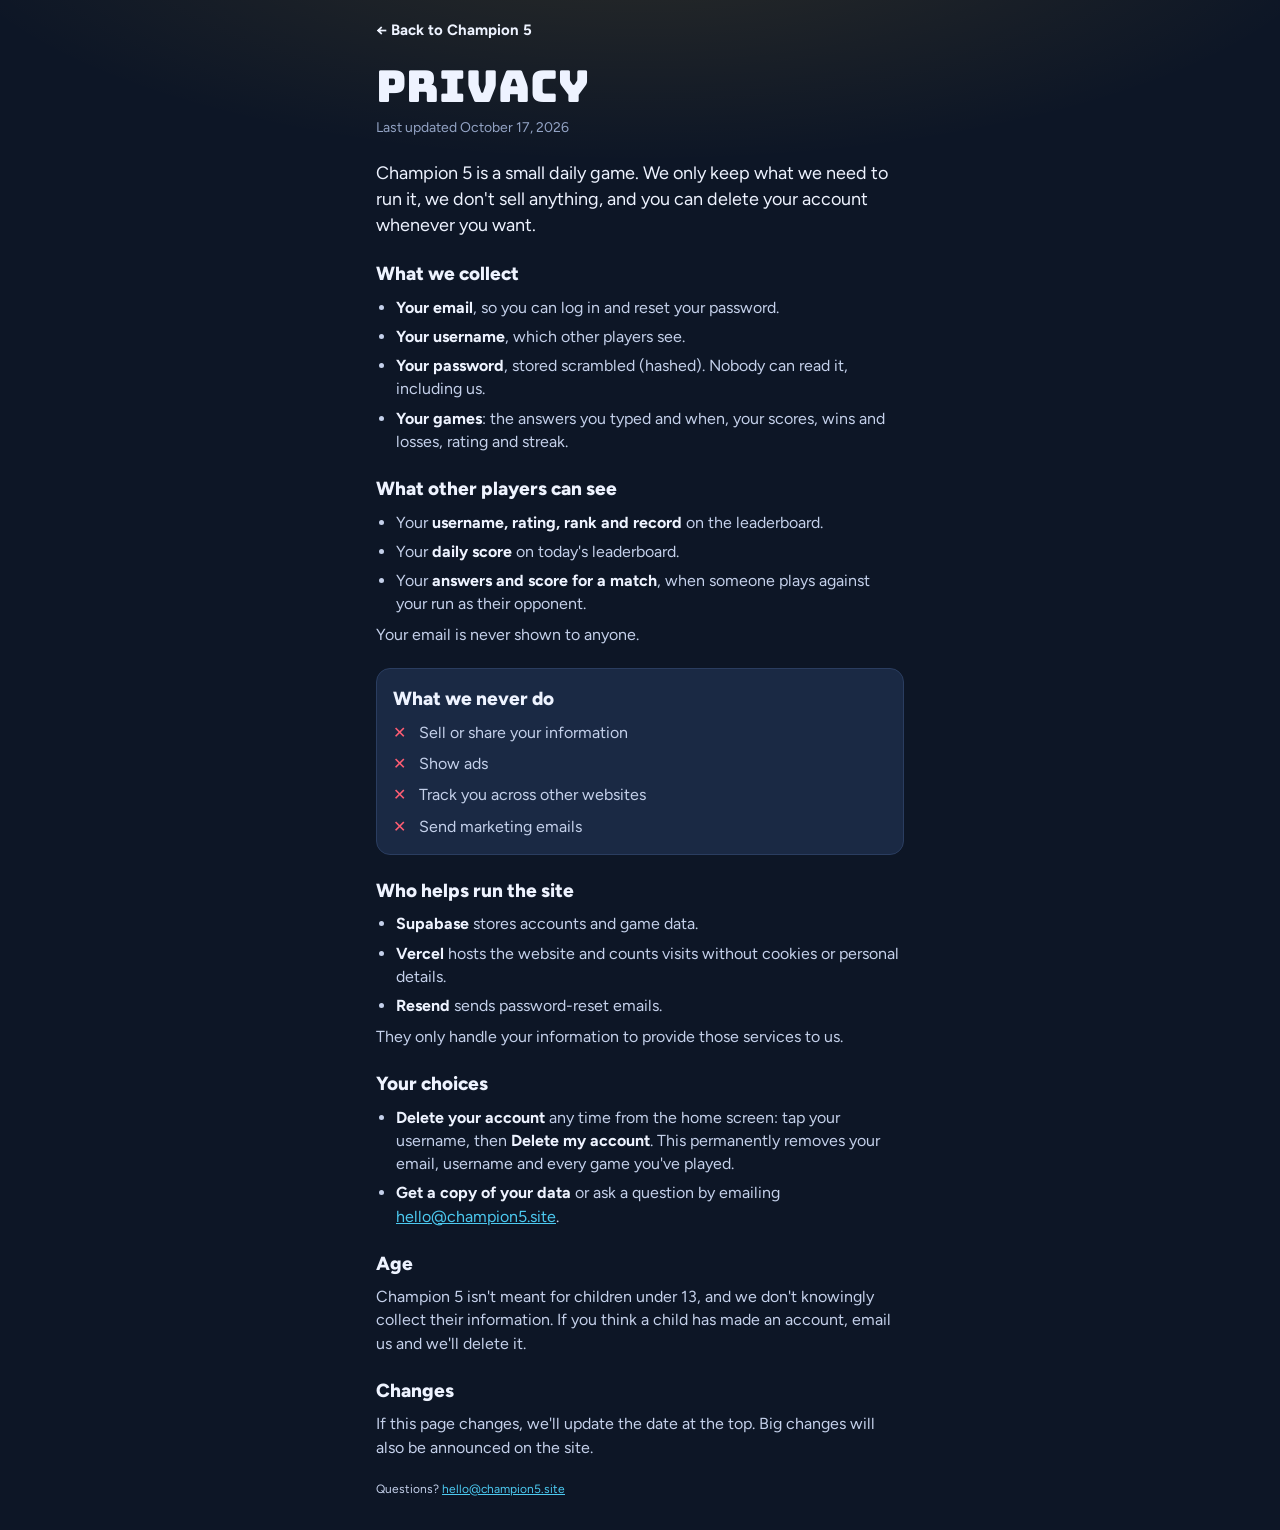
<file: privacy.html>
<!doctype html>
<html lang="en">
<head>
<meta charset="utf-8">
<meta name="viewport" content="width=device-width,initial-scale=1,viewport-fit=cover">
<title>Privacy · Champion 5</title>
<meta name="description" content="What Champion 5 collects, who can see it, and how to delete your account.">
<meta name="theme-color" content="#0d1626">
<link rel="icon" href="data:image/svg+xml,%3Csvg xmlns='http://www.w3.org/2000/svg' viewBox='0 0 64 64'%3E%3Crect width='64' height='64' rx='14' fill='%230d1626'/%3E%3Ctext x='32' y='48' font-family='Arial Black,Impact,sans-serif' font-size='44' text-anchor='middle' fill='%23ffc93c'%3E5%3C/text%3E%3C/svg%3E">
<link rel="preconnect" href="https://fonts.googleapis.com">
<link rel="stylesheet" href="https://fonts.googleapis.com/css2?family=Bungee&family=Figtree:wght@400;500;700;800&family=JetBrains+Mono:wght@500;700&display=swap">
<link rel="stylesheet" href="styles.css">
<style>
.doc{display:flex;flex-direction:column;gap:22px}
.doc .back{color:var(--fg);font-weight:700;text-decoration:none;font-size:15px}
.doc h1{font-family:var(--display);font-weight:400;font-size:clamp(30px,9vw,44px);line-height:1}
.doc .updated{color:var(--muted);font-size:14px;margin:-12px 0 0}
.doc .lede{font-size:18px;color:var(--fg);margin:0;max-width:60ch}
.doc section{display:flex;flex-direction:column;gap:8px}
.doc h2{font-size:19px;font-weight:800}
.doc p,.doc li{color:#c4d0ea;margin:0;max-width:62ch}
.doc ul{margin:0;padding-left:20px;display:grid;gap:6px}
.doc b{color:var(--fg)}
.doc a{color:var(--you)}
.doc .card{background:var(--panel);border:1px solid var(--line);border-radius:14px;padding:16px;display:flex;flex-direction:column;gap:8px}
.doc .never{display:grid;gap:8px;list-style:none;padding:0}
.doc .never li{padding-left:26px;position:relative}
.doc .never li::before{content:"✕";position:absolute;left:0;color:var(--bad);font-weight:800}
.doc .foot{text-align:left}
</style>
</head>
<body>
<main class="wrap">
<article class="doc">
  <a class="back" href="/">← Back to Champion 5</a>
  <h1>Privacy</h1>
  <p class="updated">Last updated October 17, 2026</p>
  <p class="lede">Champion 5 is a small daily game. We only keep what we need to run it, we don't sell anything, and you can delete your account whenever you want.</p>

  <section>
    <h2>What we collect</h2>
    <ul>
      <li><b>Your email</b>, so you can log in and reset your password.</li>
      <li><b>Your username</b>, which other players see.</li>
      <li><b>Your password</b>, stored scrambled (hashed). Nobody can read it, including us.</li>
      <li><b>Your games</b>: the answers you typed and when, your scores, wins and losses, rating and streak.</li>
    </ul>
  </section>

  <section>
    <h2>What other players can see</h2>
    <ul>
      <li>Your <b>username, rating, rank and record</b> on the leaderboard.</li>
      <li>Your <b>daily score</b> on today's leaderboard.</li>
      <li>Your <b>answers and score for a match</b>, when someone plays against your run as their opponent.</li>
    </ul>
    <p>Your email is never shown to anyone.</p>
  </section>

  <section class="card">
    <h2>What we never do</h2>
    <ul class="never">
      <li>Sell or share your information</li>
      <li>Show ads</li>
      <li>Track you across other websites</li>
      <li>Send marketing emails</li>
    </ul>
  </section>

  <section>
    <h2>Who helps run the site</h2>
    <ul>
      <li><b>Supabase</b> stores accounts and game data.</li>
      <li><b>Vercel</b> hosts the website and counts visits without cookies or personal details.</li>
      <li><b>Resend</b> sends password-reset emails.</li>
    </ul>
    <p>They only handle your information to provide those services to us.</p>
  </section>

  <section>
    <h2>Your choices</h2>
    <ul>
      <li><b>Delete your account</b> any time from the home screen: tap your username, then <b>Delete my account</b>. This permanently removes your email, username and every game you've played.</li>
      <li><b>Get a copy of your data</b> or ask a question by emailing <a href="mailto:hello@champion5.site">hello@champion5.site</a>.</li>
    </ul>
  </section>

  <section>
    <h2>Age</h2>
    <p>Champion 5 isn't meant for children under 13, and we don't knowingly collect their information. If you think a child has made an account, email us and we'll delete it.</p>
  </section>

  <section>
    <h2>Changes</h2>
    <p>If this page changes, we'll update the date at the top. Big changes will also be announced on the site.</p>
  </section>

  <p class="foot">Questions? <a href="mailto:hello@champion5.site">hello@champion5.site</a></p>
</article>
</main>
</body>
</html>
</file>
<file: styles.css>
[hidden]{display:none!important}
html,body{margin:0}
img{max-width:100%}
/* Layout: one-screen arena. A stadium scoreboard: you (sky) vs ghost (coral) under bulb-yellow lights. */
:root{
  --bg:#0d1626; --bg2:#14213a; --panel:#1a2944; --line:#2a3d60;
  --fg:#eef3ff; --muted:#93a3c4;
  --bulb:#ffc93c; --you:#4cc9f0; --opp:#ff6b5b; --good:#3ddc84; --bad:#ff5d73;
  --display:"Bungee","Arial Black",Impact,sans-serif;
  --body:"Figtree",system-ui,-apple-system,"Segoe UI",sans-serif;
  --mono:"JetBrains Mono",ui-monospace,Menlo,Consolas,monospace;
  color-scheme:dark;
}
html,body{height:100%}
body{background:var(--bg);color:var(--fg);font-family:var(--body);font-size:16px;line-height:1.45;
  background-image:radial-gradient(ellipse 80% 40% at 50% -10%, rgba(255,201,60,.13), transparent 70%);
  background-attachment:fixed}
*{box-sizing:border-box}
button{font:inherit;cursor:pointer}
button:focus-visible,input:focus-visible,a:focus-visible{outline:3px solid var(--bulb);outline-offset:2px}
.wrap{max-width:560px;margin:0 auto;min-height:100%;display:flex;flex-direction:column;gap:20px;
  padding-left:max(16px,env(safe-area-inset-left,0px));padding-right:max(16px,env(safe-area-inset-right,0px));padding-block:20px 32px}
.screen{display:flex;flex-direction:column;gap:18px}
.num{font-family:var(--mono);font-variant-numeric:tabular-nums}
.label{font-size:12px;letter-spacing:.12em;text-transform:uppercase;color:var(--muted);font-weight:700}
h1,h2,h3{margin:0;text-wrap:balance}

/* Logo */
.logo{font-family:var(--display);font-size:clamp(32px,9.5vw,58px);line-height:.9;letter-spacing:.01em;display:flex;align-items:baseline;gap:10px}
.logo .five{color:var(--bulb);font-size:1.25em;text-shadow:0 0 24px rgba(255,201,60,.45)}
.tag{color:var(--muted);margin:0;max-width:40ch}

/* Rank card */
.rank{background:var(--panel);border:1px solid var(--line);border-radius:14px;padding:18px;display:grid;grid-template-columns:auto 1fr;gap:4px 16px;align-items:center}
.badge{grid-row:span 3;width:64px;height:64px;border-radius:50%;display:grid;place-items:center;font-family:var(--display);font-size:22px;color:#0d1626;background:var(--tier,#c88a52);box-shadow:inset 0 -6px 0 rgba(0,0,0,.18),0 0 0 4px rgba(255,255,255,.06)}
.tiername{font-family:var(--display);font-size:22px}
.rating{color:var(--muted);font-size:14px}
/* Rank ladder: whole-scale track on top, current division close-up below */
.ladder{background:var(--panel);border:1px solid var(--line);border-radius:14px;padding:16px;display:flex;flex-direction:column;gap:14px}
.lad-head{display:flex;justify-content:space-between;align-items:baseline;gap:8px;flex-wrap:wrap}
.lad-head b{font-family:var(--display);font-size:15px;font-weight:400}
.lad-head small{color:var(--muted);font-size:12px}
.lad-scale{position:relative;padding-top:22px}
.lad-track{display:flex;height:12px;border-radius:99px;overflow:hidden;gap:2px}
.lad-track span{position:relative;height:100%;opacity:.35}
.lad-track span.on{opacity:1}
.lad-track span i{position:absolute;top:0;bottom:0;width:2px;background:var(--panel);opacity:.9}
.lad-labels{display:flex;gap:2px;margin-top:6px}
.lad-labels span{font-size:10px;font-weight:700;letter-spacing:.06em;text-transform:uppercase;color:var(--muted);text-align:center;overflow:hidden;white-space:nowrap}
.lad-labels span.on{color:var(--fg)}
.lad-me{position:absolute;top:0;transform:translateX(-50%);display:flex;flex-direction:column;align-items:center;gap:1px;transition:left 1s cubic-bezier(.3,1.3,.5,1)}
.lad-me em{font-style:normal;font-size:10px;font-weight:800;letter-spacing:.06em;text-transform:uppercase;color:var(--fg);background:var(--bg);border:1px solid var(--line);border-radius:6px;padding:1px 6px;white-space:nowrap}
.lad-me::after{content:"";width:0;height:0;border-left:6px solid transparent;border-right:6px solid transparent;border-top:7px solid var(--fg)}
.lad-ghost{position:absolute;top:22px;width:3px;height:12px;background:var(--fg);opacity:.4;transform:translateX(-50%);border-radius:2px}
.div-bar{position:relative;height:16px;background:var(--bg2);border-radius:99px;overflow:hidden}
.div-bar i{position:absolute;left:0;top:0;bottom:0;border-radius:99px;transition:width 1s ease}
.div-bar b{position:absolute;top:0;bottom:0;width:2px;background:var(--fg);opacity:.5}
.div-ends{display:grid;grid-template-columns:1fr 1fr;gap:12px}
.div-end{display:flex;flex-direction:column;gap:2px;min-width:0}
.div-end.r{text-align:right}
.div-end .label{font-size:10px}
.div-end strong{font-size:15px}
.div-end small{font-size:13px;color:var(--muted)}
.div-end .warn{color:var(--bad);font-weight:700}
.div-end .near{color:var(--good);font-weight:700}
.stats{display:grid;grid-template-columns:repeat(4,1fr);gap:8px}
.stat{background:var(--bg2);border-radius:10px;padding:10px 8px;text-align:center}
.stat b{display:block;font-family:var(--mono);font-size:20px}
.stat span{font-size:11px;color:var(--muted);text-transform:uppercase;letter-spacing:.08em}

.btn{border:0;border-radius:12px;padding:16px 18px;font-weight:800;font-size:17px;display:flex;justify-content:space-between;align-items:center;gap:12px;text-align:left;transition:transform .12s}
.btn:active{transform:scale(.98)}
.btn small{display:block;font-weight:500;font-size:13px;opacity:.75}
.btn-main{background:var(--bulb);color:#1b1400;box-shadow:0 6px 0 #b38714}
.btn-alt{background:var(--panel);color:var(--fg);border:1px solid var(--line)}
.btn[disabled]{opacity:.5;cursor:default}
.btn .arrow{font-family:var(--display);font-size:22px}
.rules{display:grid;gap:8px;margin:0;padding:0;list-style:none;color:var(--muted);font-size:14px}
.rules b{color:var(--fg)}

/* Queue */
.center{flex:1;display:flex;flex-direction:column;align-items:center;justify-content:center;gap:22px;text-align:center;min-height:60vh}
.radar{width:120px;height:120px;border-radius:50%;border:2px solid var(--line);position:relative}
.radar::before,.radar::after{content:"";position:absolute;inset:-2px;border-radius:50%;border:2px solid var(--bulb);animation:ping 1.6s ease-out infinite}
.radar::after{animation-delay:.8s}
@keyframes ping{from{transform:scale(.4);opacity:1}to{transform:scale(1.5);opacity:0}}
.vs{display:grid;grid-template-columns:1fr auto 1fr;gap:12px;align-items:center;width:100%}
.player{background:var(--panel);border-radius:14px;padding:16px 10px;border-top:4px solid var(--c);min-width:0}
.player .nm{font-weight:800;overflow-wrap:anywhere}
.player .rt{font-size:13px;color:var(--muted)}
.vstext{font-family:var(--display);font-size:28px;color:var(--bulb)}
.ghostnote{font-size:13px;color:var(--muted)}

/* Intro flash */
.flash{font-family:var(--display);font-size:clamp(34px,10vw,58px);line-height:1;color:var(--bulb);animation:slam .5s cubic-bezier(.2,1.6,.4,1) both;text-shadow:0 0 30px rgba(255,201,60,.4)}
@keyframes slam{from{transform:scale(2.6);opacity:0}to{transform:scale(1);opacity:1}}
.count{font-family:var(--display);font-size:64px;color:var(--fg)}
.count.pop{animation:pop .6s ease both}
@keyframes pop{from{transform:scale(1.6);opacity:.2}to{transform:scale(1);opacity:1}}

/* Round */
.hud{display:grid;grid-template-columns:1fr auto 1fr;align-items:center;gap:10px}
.side{display:flex;flex-direction:column;gap:2px;min-width:0}
.side.r{text-align:right}
.side .who{font-size:12px;font-weight:700;text-transform:uppercase;letter-spacing:.1em;overflow:hidden;text-overflow:ellipsis;white-space:nowrap}
.side .sc{font-family:var(--display);font-size:46px;line-height:1}
.you .who,.you .sc{color:var(--you)} .opp .who,.opp .sc{color:var(--opp)}
.sc.bump{animation:bump .3s ease}
@keyframes bump{50%{transform:scale(1.25)}}
.clock{font-family:var(--mono);font-size:30px;font-weight:700;text-align:center;min-width:3ch}
.clock.low{color:var(--bad);animation:blink .5s steps(2) infinite}
@keyframes blink{50%{opacity:.4}}
.timer{height:10px;background:var(--bg2);border-radius:99px;overflow:hidden}
.timer>i{display:block;height:100%;background:linear-gradient(90deg,var(--bulb),#ffe08a);transform-origin:left;border-radius:99px}
.cathead{text-align:center}
.cathead .label{display:block}
.cathead h2{font-family:var(--display);font-size:clamp(24px,7vw,34px);color:var(--bulb)}
.entry{position:relative}
.entry input{width:100%;font:inherit;font-size:22px;font-weight:700;padding:16px 18px;border-radius:12px;border:2px solid var(--line);background:var(--bg2);color:var(--fg)}
.entry input:focus{border-color:var(--you);outline:none;box-shadow:0 0 0 4px rgba(76,201,240,.2)}
.entry.shake input{animation:shake .35s;border-color:var(--bad)}
.entry.ok input{border-color:var(--good)}
@keyframes shake{20%,60%{transform:translateX(-8px)}40%,80%{transform:translateX(8px)}}
.fb{min-height:22px;font-weight:700;font-size:15px;text-align:center}
.fb.good{color:var(--good)} .fb.bad{color:var(--bad)} .fb.dupe{color:var(--bulb)}
.chips{display:flex;flex-wrap:wrap;gap:8px;min-height:40px;align-content:flex-start}
.chip{background:rgba(76,201,240,.14);color:var(--you);border:1px solid rgba(76,201,240,.35);border-radius:99px;padding:5px 12px;font-weight:700;font-size:14px;animation:chipin .3s cubic-bezier(.2,1.5,.4,1)}
.chip.o{background:rgba(255,107,91,.12);color:var(--opp);border-color:rgba(255,107,91,.35)}
.chip.m{background:transparent;color:var(--muted);border-color:var(--line);border-style:dashed;animation:none}
@keyframes chipin{from{transform:scale(.4);opacity:0}}
.combo{position:fixed;left:50%;top:38%;transform:translate(-50%,-50%);font-family:var(--display);font-size:clamp(30px,9vw,48px);color:var(--bulb);pointer-events:none;text-shadow:0 0 20px rgba(255,140,0,.8);animation:combo 1s ease-out forwards;z-index:20;white-space:nowrap}
@keyframes combo{0%{transform:translate(-50%,-30%) scale(.5);opacity:0}20%{transform:translate(-50%,-50%) scale(1.15);opacity:1}100%{transform:translate(-50%,-120%) scale(1);opacity:0}}
.skip{background:none;border:0;color:var(--muted);font-size:13px;text-decoration:underline;align-self:center}

/* Results */
.banner{font-family:var(--display);font-size:clamp(30px,9vw,46px);text-align:center;line-height:1.05}
.banner.w{color:var(--good)} .banner.l{color:var(--opp)} .banner.t{color:var(--bulb)}
.banner.big{animation:slam .6s cubic-bezier(.2,1.6,.4,1) both}
.sub{text-align:center;color:var(--muted);margin:-8px 0 0}
.board{background:var(--panel);border:1px solid var(--line);border-radius:14px;overflow:hidden}
.board table{width:100%;border-collapse:collapse;font-size:15px}
.board th,.board td{padding:10px 12px;text-align:left;border-bottom:1px solid var(--line)}
.board th{font-size:11px;letter-spacing:.1em;text-transform:uppercase;color:var(--muted);font-weight:700}
.board td.n,.board th.n{text-align:right;font-family:var(--mono);font-variant-numeric:tabular-nums;width:3.5ch}
.board tr.cur td{background:rgba(255,201,60,.07)}
.board tr.tot td{font-weight:800;border-bottom:0;font-size:17px}
.board td.y{color:var(--you)} .board td.o{color:var(--opp)}
.board .pending td{color:var(--muted);opacity:.6}
.lead{text-align:center;font-weight:800;font-size:18px}
.lead .y{color:var(--you)} .lead .o{color:var(--opp)}
.answers{display:grid;gap:14px}
.answers .label{margin-bottom:6px;display:block}

.delta{display:flex;flex-direction:column;align-items:center;gap:6px;background:var(--panel);border:1px solid var(--line);border-radius:14px;padding:18px}
.delta .chg{font-family:var(--display);font-size:42px}
.delta .chg.up{color:var(--good)} .delta .chg.dn{color:var(--bad)}
.delta .why{font-size:13px;color:var(--muted);text-align:center;max-width:38ch}
.sharebox{background:var(--bg2);border:1px solid var(--line);border-radius:12px;padding:14px;font-family:var(--mono);font-size:13px;white-space:pre-wrap;margin:0;overflow-wrap:anywhere;user-select:all}
.row{display:flex;gap:10px;flex-wrap:wrap}
.row>*{flex:1 1 160px}
.toast{position:fixed;left:50%;bottom:calc(24px + env(safe-area-inset-bottom,0px));transform:translateX(-50%);background:var(--fg);color:var(--bg);padding:10px 18px;border-radius:99px;font-weight:700;z-index:30}
canvas#fx{position:fixed;inset:0;width:100%;height:100%;pointer-events:none;z-index:15}
.foot{font-size:12px;color:var(--muted);text-align:center}
.done{background:var(--panel);border:1px solid var(--line);border-radius:14px;padding:16px;display:flex;flex-direction:column;gap:12px}
.done-head{display:flex;justify-content:space-between;align-items:baseline;gap:10px;flex-wrap:wrap}
.done-head .next{font-size:14px;color:var(--muted)}
.done-head .next b{color:var(--bulb);font-size:16px}
.done-res{font-family:var(--display);font-size:26px;line-height:1.1}
.done-res.w{color:var(--good)} .done-res.l{color:var(--opp)} .done-res.t{color:var(--bulb)}
.pct{text-align:center;font-weight:800;font-size:17px;background:rgba(255,201,60,.1);border:1px solid rgba(255,201,60,.35);color:var(--bulb);border-radius:12px;padding:12px}
.pct small{display:block;font-weight:500;font-size:13px;color:var(--muted)}
.chip .p{font-family:var(--mono);font-size:12px;opacity:.75;margin-left:6px;font-weight:500}
.chip.rare{background:rgba(255,201,60,.16);color:var(--bulb);border-color:rgba(255,201,60,.5)}
.statnote{margin:0;font-size:13px;color:var(--muted)}
.statnote:empty{display:none}
.st-top{display:flex;justify-content:space-between;align-items:center}
.st-top .skip{text-decoration:none;font-size:15px;font-weight:700;color:var(--fg);padding:0}
.daynav{display:grid;grid-template-columns:44px 1fr 44px;align-items:center;text-align:center;gap:8px}
.daynav button{height:44px;border-radius:10px;border:1px solid var(--line);background:var(--panel);color:var(--fg);font-family:var(--display);font-size:22px}
.daynav button[disabled]{opacity:.35;cursor:default}
.dayname{font-family:var(--display);font-size:22px}
#stBody{display:flex;flex-direction:column;gap:18px}
.block .label{display:block;margin-bottom:8px}
.hist{display:grid;gap:6px}
.hrow{display:grid;grid-template-columns:5.5ch 1fr 3ch;gap:10px;align-items:center;font-size:13px}
.hrow .rg{font-family:var(--mono);color:var(--muted)}
.hrow .tr{height:14px;background:var(--bg2);border-radius:4px;overflow:hidden}
.hrow .tr i{display:block;height:100%;background:var(--you);border-radius:4px}
.hrow .ct{font-family:var(--mono);text-align:right}
.board.scroll{overflow-x:auto}
.board td.dim{color:var(--muted);font-family:var(--mono);font-size:13px;white-space:nowrap}
.catblock .catname{font-weight:800;margin-bottom:6px}
.ghostrec{background:var(--bg2);border:1px solid var(--line);border-radius:12px;padding:12px 14px;display:flex;flex-direction:column;gap:8px}
.ghostrec .gr-head{font-weight:800}
.ghostrec .gr-head span{color:var(--muted);font-weight:500}
.ghostrec .gr-sub{font-size:13px;color:var(--muted)}
.gr-row{display:flex;justify-content:space-between;gap:10px;font-size:14px}
.gr-row .nm{min-width:0;overflow:hidden;text-overflow:ellipsis;white-space:nowrap}
.gr-row .rs{font-family:var(--mono);white-space:nowrap}
.gr-row .rs.w{color:var(--good)} .gr-row .rs.l{color:var(--opp)} .gr-row .rs.t{color:var(--bulb)}
.nextline{text-align:center;color:var(--muted);font-size:14px;margin:0}
.nextline b{color:var(--bulb)}

@media (prefers-reduced-motion:reduce){
  *,*::before,*::after{animation-duration:.01ms!important;animation-iteration-count:1!important;transition:none!important}
}

/* ---------- Website additions ---------- */
.homehead{display:flex;justify-content:space-between;align-items:flex-start;gap:12px;flex-wrap:wrap}
.whoami{display:flex;flex-direction:column;align-items:flex-end;gap:2px;font-weight:800;min-width:0}
.whoami span{overflow-wrap:anywhere}
.whoami .skip{align-self:flex-end;padding:0}
.tabs{display:grid;grid-template-columns:1fr 1fr;background:var(--bg2);border:1px solid var(--line);border-radius:12px;padding:4px;gap:4px}
.tabs button{border:0;border-radius:9px;padding:10px;background:transparent;color:var(--muted);font-weight:800}
.tabs button[aria-selected="true"]{background:var(--panel);color:var(--fg)}
.authform{display:flex;flex-direction:column;gap:14px}
.field{display:flex;flex-direction:column;gap:6px}
.field label{font-weight:700;font-size:14px}
.field input{font:inherit;font-size:17px;padding:13px 14px;border-radius:10px;border:2px solid var(--line);background:var(--bg2);color:var(--fg);width:100%}
.field input:focus{border-color:var(--you);outline:none}
.field small{font-size:13px;color:var(--muted)}
.field small.ok{color:var(--good)} .field small.bad{color:var(--bad)}
.formerr{color:var(--bad);font-weight:700;margin:0;min-height:0;text-align:center}
.formerr:empty{display:none}
.formerr.info{color:var(--good)}
.qsearch,.qfound{display:flex;flex-direction:column;align-items:center;gap:16px;width:100%}
.qtitle{font-family:var(--display);font-size:24px}
.qsearch .tag{margin-top:6px}
.drop{color:var(--muted);font-size:13px}
.homehead .whoami{flex-direction:row;align-items:baseline;gap:10px}
@media (max-width:420px){.lad-labels span{letter-spacing:0;font-size:9px}}

/* ---------- Leaderboard ---------- */
.lbtitle,.formtitle{font-family:var(--display);font-size:clamp(26px,8vw,36px);font-weight:400;line-height:1.05}
.formtitle{font-size:clamp(22px,6.5vw,28px);margin-bottom:6px}
.lbme{background:rgba(76,201,240,.1);border:1px solid rgba(76,201,240,.4);border-radius:12px;padding:12px 14px;display:flex;justify-content:space-between;align-items:baseline;gap:10px;flex-wrap:wrap;font-weight:700}
.lbme:empty{display:none}
.lbme small{color:var(--muted);font-weight:500;font-size:13px}
.lblist{list-style:none;margin:0;padding:0;background:var(--panel);border:1px solid var(--line);border-radius:14px;overflow:hidden}
.lbrow{display:grid;grid-template-columns:3ch minmax(0,1fr) auto auto;gap:10px;align-items:center;padding:11px 14px;border-bottom:1px solid var(--line)}
.lbrow:last-child{border-bottom:0}
.lbrow.me{background:rgba(76,201,240,.1)}
.lbrow .rk{font-family:var(--mono);color:var(--muted);font-variant-numeric:tabular-nums;text-align:right}
.lbrow.p1 .rk{color:#ffc93c}.lbrow.p2 .rk{color:#c3cddc}.lbrow.p3 .rk{color:#c88a52}
.lbrow .who{display:flex;flex-direction:column;min-width:0}
.lbrow .who b{overflow:hidden;text-overflow:ellipsis;white-space:nowrap}
.lbrow .who small{font-size:12px;color:var(--muted);display:flex;align-items:center;gap:6px}
.lbrow .dot{width:9px;height:9px;border-radius:50%;flex:none}
.lbrow .sc{font-family:var(--mono);font-weight:700;font-variant-numeric:tabular-nums;text-align:right}
.lbrow .rec{font-family:var(--mono);font-size:12px;color:var(--muted);text-align:right;min-width:5ch}
.lbrow .rec.w{color:var(--good)} .lbrow .rec.l{color:var(--opp)} .lbrow .rec.t{color:var(--bulb)}
.authform .skip{padding:4px}

/* ---------- How to play ---------- */
.ht-top{display:flex;justify-content:space-between;align-items:center}
.ht-top .skip{padding:0;font-size:14px}
.skip.inline{display:inline;padding:0;font-size:12px;align-self:auto}
.ht-track{display:grid;grid-auto-flow:column;grid-auto-columns:100%;overflow-x:auto;scroll-snap-type:x mandatory;scrollbar-width:none;gap:0}
.ht-track::-webkit-scrollbar{display:none}
.ht-card{scroll-snap-align:start;display:flex;flex-direction:column;gap:14px;padding:2px}
.ht-card h2{font-family:var(--display);font-weight:400;font-size:clamp(26px,8vw,36px);line-height:1.05}
.ht-card p{margin:0;color:var(--muted);font-size:17px;max-width:34ch}
.ht-art{background:var(--panel);border:1px solid var(--line);border-radius:16px;padding:22px 18px;min-height:210px;display:flex;flex-direction:column;align-items:center;justify-content:center;gap:12px;text-align:center;overflow:hidden}
.ht-flash{font-family:var(--display);font-size:clamp(28px,8.5vw,40px);color:var(--bulb);line-height:1;text-shadow:0 0 26px rgba(255,201,60,.4)}
.ht-timer{width:85%;height:10px;background:var(--bg2);border-radius:99px;overflow:hidden}
.ht-timer i{display:block;height:100%;width:100%;background:linear-gradient(90deg,var(--bulb),#ffe08a);border-radius:99px;transform-origin:left;animation:htdrain 4s linear infinite}
@keyframes htdrain{from{transform:scaleX(1)}to{transform:scaleX(0)}}
.ht-clock{font-size:26px;font-weight:700}
.ht-input{width:100%;text-align:left;font-size:20px;font-weight:700;padding:12px 14px;border-radius:10px;border:2px solid var(--good);background:var(--bg2)}
.ht-caret{display:inline-block;width:2px;height:1.1em;background:var(--fg);vertical-align:-3px;margin-left:2px;animation:blink 1s steps(2) infinite}
.ht-fb{color:var(--good);font-weight:800}
.ht-chips{justify-content:center;min-height:0}
.ht-hud{display:grid;grid-template-columns:1fr auto 1fr;align-items:center;gap:10px;width:100%}
.ht-hud .side{display:flex;flex-direction:column;align-items:flex-start}
.ht-hud .side.r{align-items:flex-end}
.ht-hud .who{font-size:12px;font-weight:700;text-transform:uppercase;letter-spacing:.1em}
.ht-hud .sc{font-family:var(--display);font-size:56px;line-height:1}
.ht-hud .you .who,.ht-hud .you .sc{color:var(--you)} .ht-hud .opp .who,.ht-hud .opp .sc{color:var(--opp)}
.ht-delta{font-weight:800;color:var(--muted)} .ht-delta .up{font-family:var(--display);font-weight:400;color:var(--good);font-size:26px;margin-right:4px}
.ht-tiers{display:flex;flex-wrap:wrap;justify-content:center;gap:8px}
.ht-tier{display:flex;flex-direction:column;align-items:center;gap:5px;font-size:10px;font-weight:800;letter-spacing:.06em;text-transform:uppercase;color:var(--muted)}
.ht-tier i{width:34px;height:34px;border-radius:50%;box-shadow:inset 0 -4px 0 rgba(0,0,0,.18)}
.ht-once{font-weight:800;color:var(--muted)} .ht-once b{font-family:var(--display);font-weight:400;color:var(--bulb);font-size:30px;margin-right:6px;vertical-align:-3px}
.ht-dots{display:flex;justify-content:center;gap:8px}
.ht-dots i{width:8px;height:8px;border-radius:99px;background:var(--line);transition:width .2s,background .2s}
.ht-dots i.on{width:22px;background:var(--bulb)}
.ht-nav{display:grid;grid-template-columns:auto 1fr;gap:10px}
.ht-nav #htBack{gap:8px}
.ht-nav #htBack[disabled]{visibility:hidden}
@media (prefers-reduced-motion:reduce){.ht-timer i,.ht-caret{animation:none}}
/* Arrows read better in the body face than in the display face */
.btn .arrow{font-family:var(--body);font-weight:800;font-size:24px;line-height:1}
.ht-tiers{display:grid;grid-template-columns:repeat(3,auto);justify-content:center;gap:12px 22px}
.ht-nav{display:flex;gap:10px}
.ht-nav #htNext{flex:1}
.ht-nav #htBack[disabled]{display:none}
.daynav button{font-family:var(--body);font-weight:800}

/* ---------- Owner: manage players ---------- */
.pill{display:inline-block;margin-left:8px;font-size:10px;font-weight:800;letter-spacing:.06em;text-transform:uppercase;border:1px solid var(--line);color:var(--muted);border-radius:99px;padding:1px 7px;vertical-align:2px}
.pill.bad{border-color:rgba(255,93,115,.5);color:var(--bad)}
.board tr.banned td{opacity:.55}
.board td.act{text-align:right;width:1%;white-space:nowrap}
.mini{font:inherit;font-size:13px;font-weight:800;border-radius:8px;padding:6px 10px;border:1px solid var(--line);background:var(--bg2);color:var(--fg)}
.mini.ok{background:var(--you);border-color:var(--you);color:#06202b}
.mini.danger{border-color:rgba(255,93,115,.5);color:var(--bad)}
.mini[disabled]{opacity:.5}
.board tr.manage td{background:var(--bg2)}
.managebox{display:flex;flex-direction:column;gap:10px;align-items:flex-start}
.renrow{display:flex;gap:8px;width:100%}
.renrow input{flex:1;min-width:0;font:inherit;font-size:15px;padding:8px 10px;border-radius:8px;border:1px solid var(--line);background:var(--bg);color:var(--fg)}
.managebox .statnote{margin:0}

/* ---------- Account panel & privacy ---------- */
.legal{font-size:13px;color:var(--muted);text-align:center;margin:0}
.legal a,.acct a{color:var(--you)}
.acctlink{background:none;border:0;padding:0;font:inherit;font-weight:800;color:var(--fg);text-decoration:underline;text-decoration-color:var(--line);text-underline-offset:3px}
.acctlink::after{content:" ▾";font-size:.8em}
.acctlink[aria-expanded="true"]::after{content:" ▴"}
.acct{background:var(--panel);border:1px solid var(--line);border-radius:14px;padding:16px;display:flex;flex-direction:column;gap:12px}
.acct-row{display:flex;justify-content:space-between;align-items:center;gap:10px;font-size:15px;min-width:0}
.acct-row span{color:var(--muted)}
.acct-row b{overflow-wrap:anywhere;text-align:right}
.acct a{font-weight:700;text-decoration:none}
.linkbtn{background:none;border:0;padding:0;font:inherit;font-weight:700;color:var(--you)}
.dz{border-top:1px solid var(--line);padding-top:12px;display:flex;flex-direction:column;gap:10px}
.dz h3{font-size:15px;font-weight:800;color:var(--bad)}
.dz p{margin:0;color:var(--muted);font-size:14px}
.dz input{font:inherit;font-size:16px;padding:11px 12px;border-radius:10px;border:2px solid rgba(255,93,115,.5);background:var(--bg2);color:var(--fg)}
.btn-danger{background:var(--bad);color:#2a0008;box-shadow:0 6px 0 #a3283b}
.sr{position:absolute;width:1px;height:1px;overflow:hidden;clip:rect(0 0 0 0)}
a.skip.inline{text-decoration:underline;color:var(--muted)}

/* ---------- Welcome page ---------- */
.wl-logo{justify-content:center;font-size:clamp(34px,11vw,56px)}
.wl-logo .five{font-size:1.3em}
.wl-pitch{text-align:center;margin:-6px 0 0;font-size:18px;color:#c4d0ea;text-wrap:balance}
.wl-pitch b{color:var(--fg)}
.wl-stagewrap{position:relative}
.wl-stage{background:var(--panel);border:1px solid var(--line);border-radius:18px;padding:16px;display:flex;flex-direction:column;gap:12px;box-shadow:0 20px 40px rgba(0,0,0,.3);overflow:hidden}
.wl-hud{display:grid;grid-template-columns:1fr auto 1fr;align-items:end;gap:8px}
.wl-hud .side{display:flex;flex-direction:column;min-width:0}
.wl-hud .side.r{align-items:flex-end;text-align:right}
.wl-hud .who{font-size:11px;font-weight:800;letter-spacing:.12em;text-transform:uppercase}
.wl-hud .sc{font-family:var(--display);font-size:44px;line-height:1}
.wl-hud .you .who,.wl-hud .you .sc{color:var(--you)} .wl-hud .opp .who,.wl-hud .opp .sc{color:var(--opp)}
.wl-clock{font-family:var(--mono);font-size:24px;font-weight:700;text-align:center;padding-bottom:4px}
.wl-clock.low{color:var(--bad)}
.wl-stage .timer{height:8px}
.wl-cat{text-align:center;min-height:44px;display:flex;flex-direction:column;justify-content:center}
.wl-cat small{font-size:11px;font-weight:800;letter-spacing:.14em;text-transform:uppercase;color:var(--muted)}
.wl-cat b{font-family:var(--display);font-weight:400;font-size:clamp(22px,7vw,30px);color:var(--bulb);line-height:1.05}
.wl-cat b.slam{animation:slam .45s cubic-bezier(.2,1.6,.4,1) both}
.wl-typed{background:var(--bg2);border:2px solid var(--line);border-radius:10px;padding:10px 12px;font-weight:700;font-size:18px;min-height:46px;display:flex;align-items:center;transition:border-color .2s}
.wl-typed.ok{border-color:var(--good)}
.wl-fb{min-height:20px;text-align:center;font-weight:800;font-size:14px;color:var(--good)}
.wl-chips{min-height:34px}
.wl-chips .chip{padding:4px 11px}
.wl-stagewrap .combo{position:absolute;top:44%}
.wl-live{display:flex;justify-content:center;gap:8px;flex-wrap:wrap;font-size:15px;color:var(--muted)}
.wl-live b{color:var(--fg);font-family:var(--mono)}
.wl-dot{width:8px;height:8px;border-radius:50%;background:var(--good);align-self:center;animation:wlpulse 1.8s infinite}
@keyframes wlpulse{0%{box-shadow:0 0 0 0 rgba(61,220,132,.6)}70%{box-shadow:0 0 0 8px rgba(61,220,132,0)}100%{box-shadow:0 0 0 0 rgba(61,220,132,0)}}
.wl-ctas{display:flex;flex-direction:column;gap:10px}
.wl-ctas .skip{font-size:14px}
.wl-how{display:grid;grid-template-columns:repeat(3,1fr);gap:8px}
.wl-how div{background:var(--bg2);border-radius:12px;padding:12px 8px;text-align:center;display:flex;flex-direction:column;gap:2px}
.wl-how b{font-family:var(--display);font-weight:400;font-size:22px;color:var(--bulb)}
.wl-how span{font-size:13px;color:var(--muted)}
.wl-tiers{display:flex;flex-direction:column;gap:10px;align-items:center}
.wl-tiers h2{font-family:var(--display);font-weight:400;font-size:20px}
.wl-tierrow{display:grid;grid-template-columns:repeat(6,1fr);gap:6px;width:100%}
.wl-tier{display:flex;flex-direction:column;align-items:center;gap:6px;font-size:10px;font-weight:800;letter-spacing:.04em;text-transform:uppercase;color:var(--muted)}
.wl-tier i{width:34px;height:34px;border-radius:50%;box-shadow:inset 0 -4px 0 rgba(0,0,0,.2)}
.wl-formcard{background:var(--panel);border:1px solid var(--line);border-radius:18px;padding:18px;display:flex;flex-direction:column;gap:14px;scroll-margin-top:16px}
.wl-formcard h2{font-family:var(--display);font-weight:400;font-size:24px}
.wl-formcard .tabs{background:var(--bg2)}
.wl-formcard .tabs button[aria-selected="true"]{background:var(--panel)}
.wl-ptag{color:var(--bulb)}
.wl-pround{display:flex;flex-direction:column;gap:14px}
.wl-result{display:flex;flex-direction:column;gap:16px;text-align:center}
.wl-vs{display:grid;grid-template-columns:1fr auto 1fr;align-items:center;gap:10px;background:var(--panel);border:1px solid var(--line);border-radius:14px;padding:14px}
.wl-vs .side{display:flex;flex-direction:column;align-items:center}
.wl-vs .who{font-size:12px;font-weight:800;letter-spacing:.12em;text-transform:uppercase}
.wl-vs .sc{font-family:var(--display);font-size:48px;line-height:1}
.wl-vs .you .who,.wl-vs .you .sc{color:var(--you)} .wl-vs .opp .who,.wl-vs .opp .sc{color:var(--opp)}
.wl-center{justify-content:center}

/* ---------- Ladder tooltips ---------- */
.lad-hits{position:absolute;left:0;right:0;top:16px;height:24px;z-index:2}
.lad-hits span{position:absolute;top:0;bottom:0;cursor:pointer;border-radius:4px}
.lad-hits span.hot,.lad-hits span:focus-visible{box-shadow:inset 0 0 0 2px var(--fg);outline:none}
.lad-labels .tiplabel{cursor:pointer}
.lad-labels .tiplabel:hover,.lad-labels .tiplabel:focus-visible{color:var(--fg);outline:none}
.lad-tip{position:absolute;top:46px;transform:translateX(-50%);z-index:5;background:var(--bg);border:1px solid var(--line);border-radius:10px;padding:8px 11px;display:flex;flex-direction:column;align-items:center;gap:1px;white-space:nowrap;box-shadow:0 10px 24px rgba(0,0,0,.45);pointer-events:none}
.lad-tip::before{content:"";position:absolute;top:-6px;left:50%;width:10px;height:10px;background:var(--bg);border-left:1px solid var(--line);border-top:1px solid var(--line);transform:translateX(-50%) rotate(45deg)}
.lad-tip b{font-family:var(--display);font-weight:400;font-size:14px}
.lad-tip span{font-family:var(--mono);font-size:13px;color:var(--fg)}
.lad-tip small{font-size:11px;color:var(--muted);font-weight:700}
</file>
